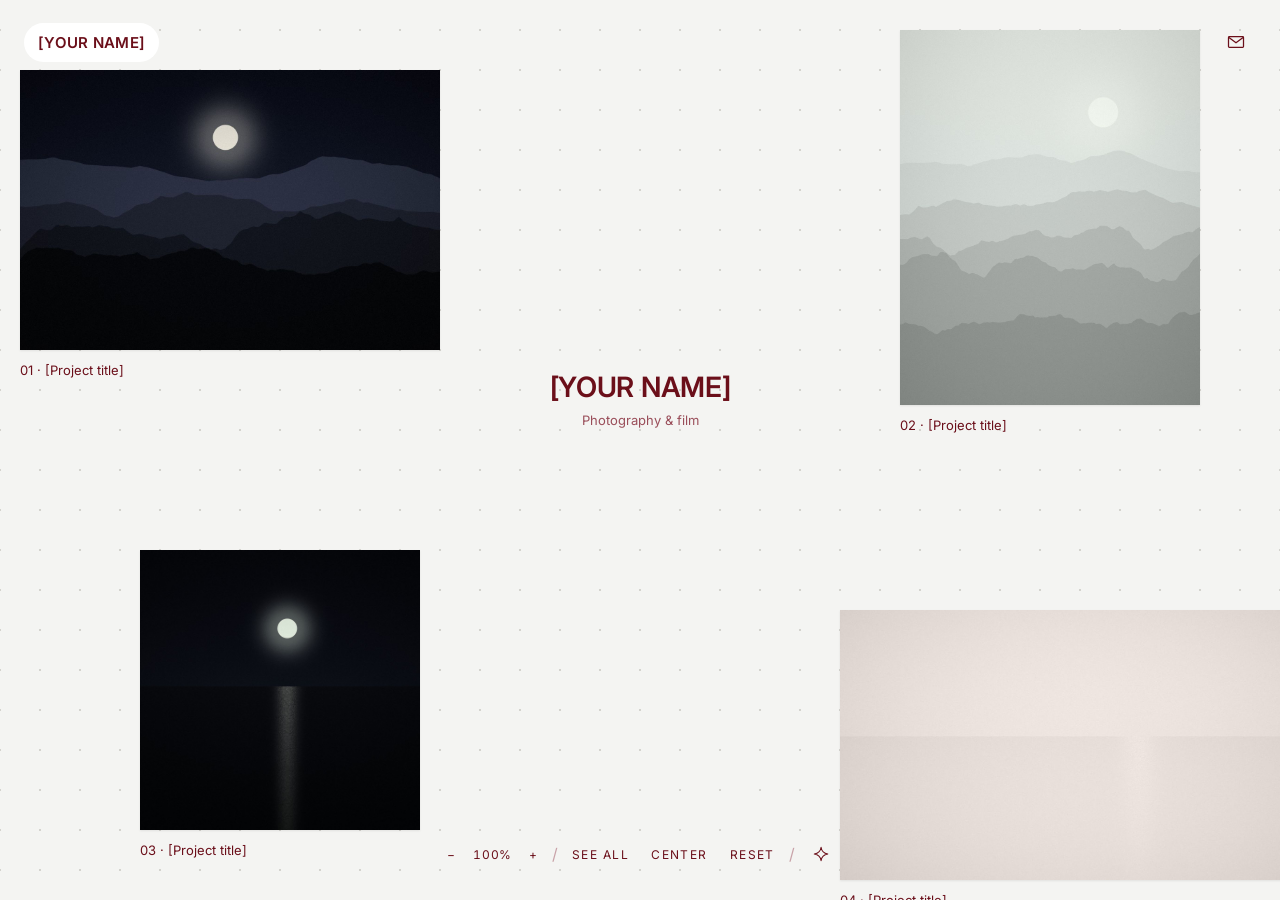
<file: index.html>
<!doctype html>
<html lang="en">
<head>
<meta charset="utf-8">
<meta name="viewport" content="width=device-width, initial-scale=1, viewport-fit=cover">
<title>Portfolio</title>
<link rel="preconnect" href="https://fonts.googleapis.com">
<link rel="preconnect" href="https://fonts.gstatic.com" crossorigin>
<link href="https://fonts.googleapis.com/css2?family=Inter:wght@400;500;600&amp;display=swap" rel="stylesheet">
<link rel="stylesheet" href="css/style.css">
</head>
<body class="canvas-page">
<div class="viewport" id="viewport">
  <div class="world" id="world">
    <div class="center-name">
      <span class="center-title" data-site="name"></span>
      <span class="center-sub" data-site="tagline"></span>
    </div>
    <svg class="ink" id="ink" width="5000" height="3600" viewBox="0 0 5000 3600" aria-hidden="true"></svg>
  </div>

  <header class="top">
    <a class="name-pill" href="about.html" data-site="name"></a>
    <span class="top-right">
      <a class="t icon" id="mail" href="#" aria-label="Email" title="Email">
        <svg width="20" height="20" viewBox="0 0 24 24" fill="none" stroke="currentColor" stroke-width="1.5" stroke-linejoin="round" aria-hidden="true"><rect x="3" y="5.5" width="18" height="13" rx="1"></rect><path d="M3.5 6.5l8.5 6.5 8.5-6.5"></path></svg>
      </a>
      <a class="t icon" id="insta" href="#" target="_blank" rel="noopener" aria-label="Instagram" title="Instagram" hidden>
        <svg width="20" height="20" viewBox="0 0 24 24" fill="none" stroke="currentColor" stroke-width="1.5" aria-hidden="true"><rect x="3.5" y="3.5" width="17" height="17" rx="4.5"></rect><circle cx="12" cy="12" r="4"></circle><circle cx="17.2" cy="6.8" r="0.9" fill="currentColor" stroke="none"></circle></svg>
      </a>
    </span>
  </header>

  <nav class="toolbar" aria-label="Canvas tools">
    <button type="button" class="t" id="zoomOut" aria-label="Zoom out">−</button>
    <span class="zoom" id="zoomLabel">100%</span>
    <button type="button" class="t" id="zoomIn" aria-label="Zoom in">+</button>
    <span class="sep" aria-hidden="true">/</span>
    <button type="button" class="t" id="seeAll">See all</button>
    <button type="button" class="t" id="center">Center</button>
    <button type="button" class="t" id="reset">Reset</button>
    <span class="sep" aria-hidden="true">/</span>
    <button type="button" class="t icon" id="stamp" aria-pressed="false" title="Sparkle stamp" aria-label="Sparkle stamp">
      <svg width="18" height="18" viewBox="0 0 24 24" aria-hidden="true"><path id="stampIcon" d="" fill="none" stroke="currentColor" stroke-width="1.4" stroke-linejoin="round"></path></svg>
    </button>
    <button type="button" class="t" id="clear" hidden>Clear</button>
  </nav>
</div>

<script src="content.js"></script>
<script src="js/shapes.js"></script>
<script src="js/canvas.js"></script>
</body>
</html>
</file>
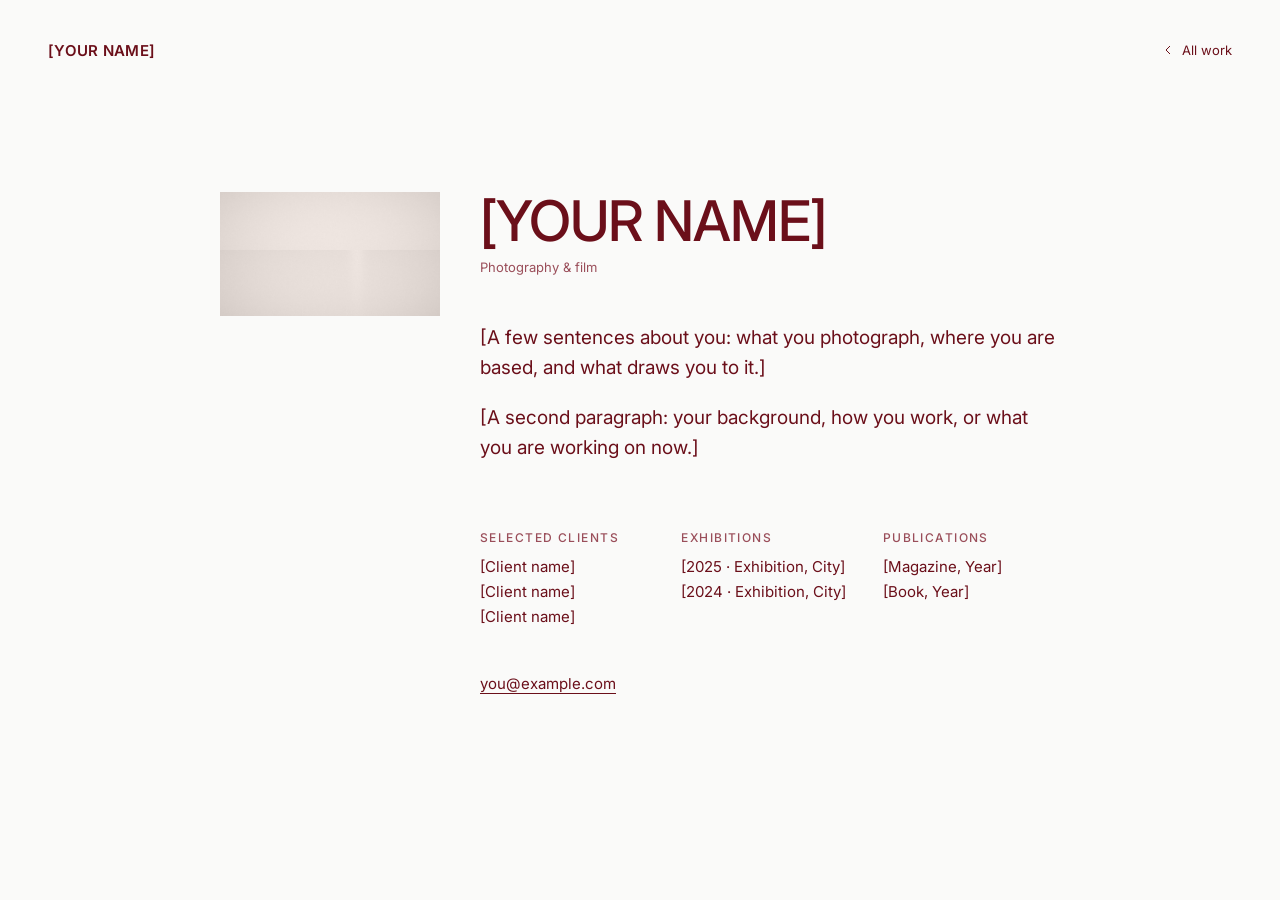
<file: about.html>
<!doctype html>
<html lang="en">
<head>
<meta charset="utf-8">
<meta name="viewport" content="width=device-width, initial-scale=1">
<title>Bio</title>
<link rel="preconnect" href="https://fonts.googleapis.com">
<link rel="preconnect" href="https://fonts.gstatic.com" crossorigin>
<link href="https://fonts.googleapis.com/css2?family=Inter:wght@400;500;600&amp;display=swap" rel="stylesheet">
<link rel="stylesheet" href="css/style.css">
</head>
<body class="project-page">
<header class="p-header">
  <a href="index.html" class="p-name" data-site="name"></a>
  <a href="index.html">
    <svg width="16" height="16" viewBox="0 0 24 24" fill="none" stroke="currentColor" stroke-width="1.5" aria-hidden="true"><path d="M15 6l-6 6 6 6"></path></svg>
    All work
  </a>
</header>

<main class="bio">
  <div class="bio-left"><div id="left"></div></div>
  <div class="bio-right">
    <div class="bio-id">
      <h1 class="bio-name" data-site="name"></h1>
      <span class="bio-tag" data-site="tagline"></span>
    </div>
    <div class="bio-text" id="text"></div>
    <div class="bio-lists" id="lists"></div>
    <div class="bio-contact" id="contact"></div>
  </div>
</main>

<script src="content.js"></script>
<script>
(function () {
  var SITE = window.SITE || {};
  var bio = SITE.bio || {};
  document.querySelectorAll('[data-site]').forEach(function (el) { el.textContent = SITE[el.getAttribute('data-site')] || ''; });
  document.title = 'Bio' + (SITE.name ? ' · ' + SITE.name : '');

  if (bio.portrait) {
    var im = document.createElement('img');
    im.className = 'bio-portrait'; im.src = bio.portrait; im.alt = SITE.name || '';
    document.getElementById('left').appendChild(im);
  }
  (bio.text || []).forEach(function (t) {
    var p = document.createElement('p'); p.textContent = t;
    document.getElementById('text').appendChild(p);
  });
  (bio.lists || []).forEach(function (l) {
    if (!l.items || !l.items.length) return;
    var s = document.createElement('section');
    var h = document.createElement('h2'); h.textContent = l.title || ''; s.appendChild(h);
    var ul = document.createElement('ul');
    l.items.forEach(function (it) { var li = document.createElement('li'); li.textContent = it; ul.appendChild(li); });
    s.appendChild(ul);
    document.getElementById('lists').appendChild(s);
  });
  var contact = document.getElementById('contact');
  if (SITE.email) { var a = document.createElement('a'); a.href = 'mailto:' + SITE.email; a.textContent = SITE.email; contact.appendChild(a); }
  if (SITE.instagram) { var b = document.createElement('a'); b.href = SITE.instagram; b.target = '_blank'; b.rel = 'noopener'; b.textContent = 'Instagram'; contact.appendChild(b); }
})();
</script>
</body>
</html>
</file>
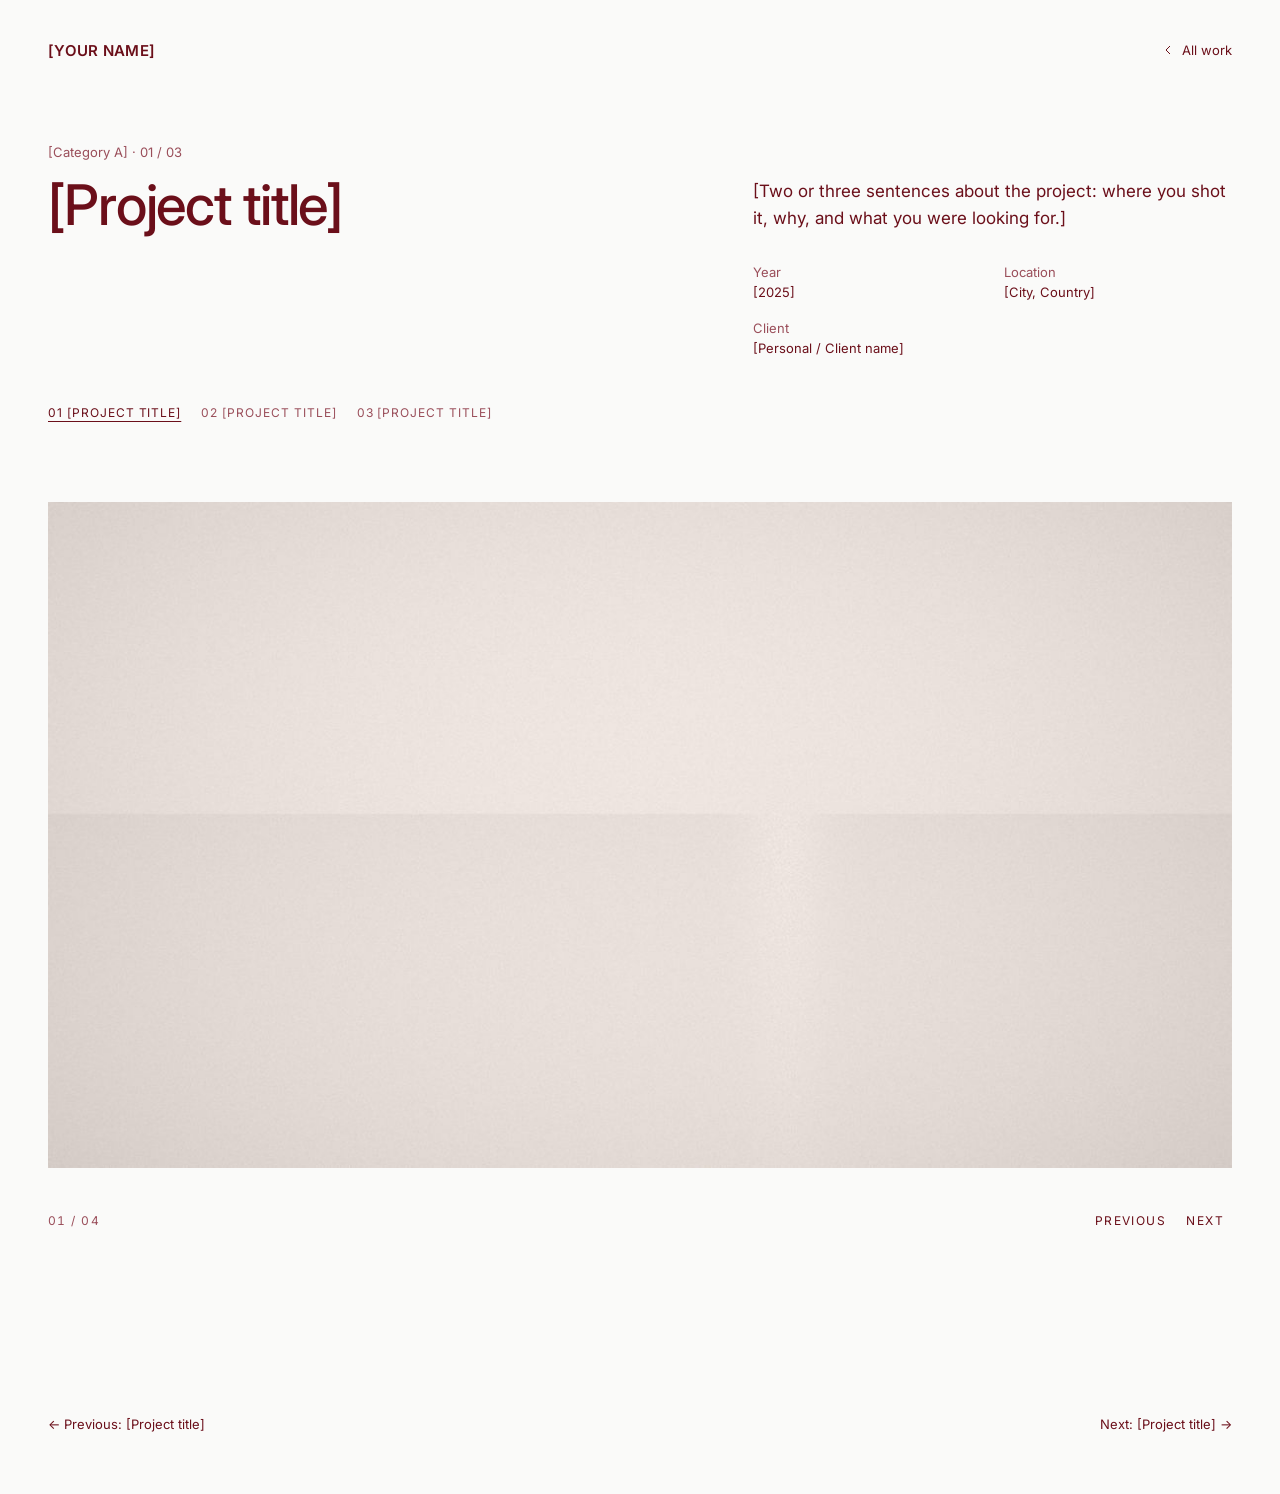
<file: project.html>
<!doctype html>
<html lang="en">
<head>
<meta charset="utf-8">
<meta name="viewport" content="width=device-width, initial-scale=1">
<title>Project</title>
<link rel="preconnect" href="https://fonts.googleapis.com">
<link rel="preconnect" href="https://fonts.gstatic.com" crossorigin>
<link href="https://fonts.googleapis.com/css2?family=Inter:wght@400;500;600&amp;display=swap" rel="stylesheet">
<link rel="stylesheet" href="css/style.css">
</head>
<body class="project-page">
<header class="p-header">
  <a href="index.html" class="p-name" data-site="name"></a>
  <a href="index.html">
    <svg width="16" height="16" viewBox="0 0 24 24" fill="none" stroke="currentColor" stroke-width="1.5" aria-hidden="true"><path d="M15 6l-6 6 6 6"></path></svg>
    All work
  </a>
</header>

<section class="p-intro">
  <div class="left">
    <span class="p-num"><span id="cat"></span> <span id="num"></span></span>
    <h1 class="p-title" id="title"></h1>
  </div>
  <div class="right">
    <p class="p-text" id="text"></p>
    <dl class="p-meta">
      <div><dt>Year</dt><dd id="year"></dd></div>
      <div><dt>Location</dt><dd id="location"></dd></div>
      <div><dt>Client</dt><dd id="client"></dd></div>
    </dl>
  </div>
  <nav class="p-siblings" id="siblings" aria-label="Projects in this category"></nav>
</section>

<section class="viewer" aria-roledescription="carousel" aria-label="Project images">
  <div class="stage" id="stage">
    <button type="button" class="zone prev" id="zPrev" aria-label="Previous image"></button>
    <button type="button" class="zone next" id="zNext" aria-label="Next image"></button>
  </div>
  <div class="v-bar">
    <span class="v-count" id="count" aria-live="polite"></span>
    <span class="v-btns">
      <button type="button" class="t" id="bPrev">Previous</button>
      <button type="button" class="t" id="bNext">Next</button>
    </span>
  </div>
</section>



<nav class="p-nav" aria-label="Project navigation">
  <a id="prev" href="index.html"></a>
  <a id="next" href="index.html"></a>
</nav>

<script src="content.js"></script>
<script>
(function () {
  var SITE = window.SITE || { projects: {} };
  document.querySelectorAll('[data-site]').forEach(function (el) { el.textContent = SITE[el.getAttribute('data-site')] || ''; });
  var all = Object.keys(SITE.projects || {});
  var q = new URLSearchParams(location.search);
  var id = q.get('p');
  if (all.indexOf(id) < 0) id = all[0];
  var p = (SITE.projects || {})[id] || {};
  // Projects in the same category, in content.js order
  var ids = all.filter(function (k) { return (SITE.projects[k].category || '') === (p.category || ''); });
  var i = ids.indexOf(id);
  var link = function (k, at) { return 'project.html?p=' + encodeURIComponent(k) + (at ? '&i=' + at : ''); };
  document.title = (p.title || 'Project') + (SITE.name ? ' · ' + SITE.name : '');
  var set = function (k, v) { var el = document.getElementById(k); if (el) el.textContent = v || ''; };
  set('cat', p.category ? p.category + ' ·' : '');
  set('num', String(i + 1).padStart(2, '0') + ' / ' + String(ids.length).padStart(2, '0'));
  var sib = document.getElementById('siblings');
  if (ids.length > 1) {
    ids.forEach(function (k, n) {
      var a = document.createElement('a');
      a.href = link(k);
      a.textContent = String(n + 1).padStart(2, '0') + ' ' + (SITE.projects[k].title || '');
      if (k === id) { a.setAttribute('aria-current', 'page'); }
      sib.appendChild(a);
    });
  } else { sib.hidden = true; }
  ['title', 'text', 'year', 'location', 'client'].forEach(function (k) { set(k, p[k]); });

  // ----- One-at-a-time viewer -----
  var slides = (p.images || []).map(function (src) { return { type: 'img', src: src }; });
  if (p.video) slides.splice(Math.min(1, slides.length), 0, { type: 'video', src: p.video });
  var stage = document.getElementById('stage');
  var els = slides.map(function (s, n) {
    var el;
    if (s.type === 'img') {
      el = document.createElement('img');
      el.src = s.src; el.alt = (p.title || '') + ' — ' + (n + 1);
      el.loading = n < 2 ? 'eager' : 'lazy'; el.draggable = false;
    } else {
      el = document.createElement('div'); el.className = 'v-video';
      var f = document.createElement('iframe');
      f.dataset.src = s.src; f.allow = 'autoplay; fullscreen; picture-in-picture'; f.allowFullscreen = true; f.title = p.title || 'Video';
      el.appendChild(f);
    }
    el.classList.add('slide');
    stage.insertBefore(el, document.getElementById('zPrev'));
    return el;
  });
  var prevId = ids[(i - 1 + ids.length) % ids.length], nextId = ids[(i + 1) % ids.length];
  var multi = ids.length > 1;
  var start = q.get('i') === 'last' ? els.length - 1 : 0;
  var cur = 0;
  function show(n) {
    if (!els.length) { document.querySelector('.viewer').hidden = true; return; }
    if (multi && n >= els.length) { location.href = link(nextId); return; }
    if (multi && n < 0) { location.href = link(prevId, 'last'); return; }
    cur = (n + els.length) % els.length;
    els.forEach(function (el, k) {
      var on = k === cur;
      el.classList.toggle('on', on);
      var f = el.querySelector && el.querySelector('iframe');
      if (f) { if (on && !f.src) f.src = f.dataset.src; if (!on && f.src) f.removeAttribute('src'); }
    });
    var two = function (x) { return String(x).padStart(2, '0'); };
    document.getElementById('count').textContent = two(cur + 1) + ' / ' + two(els.length);
    var single = els.length < 2 && !multi;
    var isVideo = slides[cur].type === 'video';
    ['bPrev', 'bNext'].forEach(function (id) { document.getElementById(id).hidden = single; });
    ['zPrev', 'zNext'].forEach(function (id) { document.getElementById(id).hidden = single || isVideo; });
  }
  document.getElementById('zPrev').onclick = document.getElementById('bPrev').onclick = function () { show(cur - 1); };
  document.getElementById('zNext').onclick = document.getElementById('bNext').onclick = function () { show(cur + 1); };
  document.addEventListener('keydown', function (e) {
    if (e.key === 'ArrowRight') show(cur + 1);
    else if (e.key === 'ArrowLeft') show(cur - 1);
  });
  var sx = null;
  stage.addEventListener('touchstart', function (e) { sx = e.touches[0].clientX; }, { passive: true });
  stage.addEventListener('touchend', function (e) {
    if (sx === null) return;
    var dx = e.changedTouches[0].clientX - sx; sx = null;
    if (Math.abs(dx) > 40) show(cur + (dx < 0 ? 1 : -1));
  });
  show(start);

  if (ids.length > 1) {
    var prev = prevId, next = nextId;
    var pa = document.getElementById('prev'), na = document.getElementById('next');
    pa.href = 'project.html?p=' + encodeURIComponent(prev);
    pa.textContent = '← Previous: ' + (SITE.projects[prev].title || '');
    na.href = 'project.html?p=' + encodeURIComponent(next);
    na.textContent = 'Next: ' + (SITE.projects[next].title || '') + ' →';
  }
})();
</script>
</body>
</html>
</file>
<file: css/style.css>
/* ---------- Base ---------- */
:root { --ink: #6B0F1A; --muted: #9A4E5A; }
* { box-sizing: border-box; }
html, body { margin: 0; }
body {
  font-family: Inter, system-ui, -apple-system, sans-serif;
  color: var(--ink);
  background: #E6E5E1;
}
a { color: var(--ink); }
a:hover { color: var(--muted); }
button { font: inherit; }

/* ---------- Canvas page ---------- */
.canvas-page { overflow: hidden; }
.viewport {
  position: fixed; inset: 0;
  overflow: hidden;
  background: #E6E5E1;
  touch-action: none;
  user-select: none; -webkit-user-select: none;
  cursor: default;
}
.world {
  position: absolute; left: 0; top: 0;
  width: 5000px; height: 3600px;
  transform-origin: 0 0;
  background-color: #F4F4F2;
  background-image: radial-gradient(#D4D3CE 1.2px, transparent 1.2px);
  background-size: 40px 40px;
  will-change: transform;
}
.center-name {
  position: absolute; left: 2340px; top: 1720px; width: 320px;
  display: flex; flex-direction: column; align-items: center; gap: 8px;
  text-align: center; pointer-events: none;
}
.center-title { font-size: 28px; font-weight: 600; letter-spacing: -0.01em; }
.center-sub { font-size: 13px; color: var(--muted); }

/* Photos */
.tile {
  position: absolute;
  display: flex; flex-direction: column; gap: 8px;
  text-decoration: none; color: var(--ink);
  cursor: grab;
}
.tile .ph {
  position: relative;
  background: #DDDCD8;
  box-shadow: 0 1px 2px rgba(0,0,0,0.08);
  will-change: transform; backface-visibility: hidden;
  transition: transform .5s cubic-bezier(.22,1,.36,1), box-shadow .5s cubic-bezier(.22,1,.36,1);
}
.tile .ph img {
  display: block; width: 100%; height: auto;
  pointer-events: none; -webkit-user-drag: none; user-select: none;
}
.tile:hover .ph { transform: translateY(-5px); box-shadow: 0 14px 28px rgba(0,0,0,0.16); }
.tile.lifted { cursor: grabbing; }
.tile.lifted .ph { transform: scale(1.04); box-shadow: 0 30px 60px rgba(0,0,0,0.25); transition: transform .15s ease, box-shadow .15s ease; }
.tile.pop .ph { transform: translateY(-14px) scale(1.035); box-shadow: 0 24px 48px rgba(0,0,0,0.22); transition: transform .22s cubic-bezier(.22,1,.36,1), box-shadow .22s cubic-bezier(.22,1,.36,1); }
.tile.nudge .ph { animation: nudge 1.1s cubic-bezier(.34,1.56,.64,1); }
@keyframes nudge { 0% { transform: none; } 30% { transform: translate(14px,-8px); box-shadow: 0 18px 36px rgba(0,0,0,0.18); } 100% { transform: none; } }
.tile.resetting { transition: transform 1.1s cubic-bezier(.25,.8,.25,1), width 1.1s cubic-bezier(.25,.8,.25,1); }
.tile.resizing .ph { transform: none; }

.cap { font-size: 13px; cursor: pointer; align-self: flex-start; padding: 4px 0; }
.cap:hover { text-decoration: underline; text-underline-offset: 3px; }
.tile.resizing .cap::after { content: " · " attr(data-size); color: var(--muted); }

/* Invisible resize corners with faint viewfinder marks */
.grip { position: absolute; width: 44px; height: 44px; z-index: 2; }
.grip[data-c="nw"] { left: -16px; top: -16px; cursor: nwse-resize; }
.grip[data-c="ne"] { right: -16px; top: -16px; cursor: nesw-resize; }
.grip[data-c="sw"] { left: -16px; bottom: -16px; cursor: nesw-resize; }
.grip[data-c="se"] { right: -16px; bottom: -16px; cursor: nwse-resize; }
.grip::after {
  content: ""; position: absolute; width: 8px; height: 8px;
  border: 0 solid var(--ink); opacity: 0;
  transition: opacity .25s ease, transform .25s cubic-bezier(.22,1,.36,1);
}
.grip[data-c="nw"]::after { left: 10px; top: 10px; border-top-width: 1.5px; border-left-width: 1.5px; transform: translate(3px,3px); }
.grip[data-c="ne"]::after { right: 10px; top: 10px; border-top-width: 1.5px; border-right-width: 1.5px; transform: translate(-3px,3px); }
.grip[data-c="sw"]::after { left: 10px; bottom: 10px; border-bottom-width: 1.5px; border-left-width: 1.5px; transform: translate(3px,-3px); }
.grip[data-c="se"]::after { right: 10px; bottom: 10px; border-bottom-width: 1.5px; border-right-width: 1.5px; transform: translate(-3px,-3px); }
.tile:hover .grip::after, .tile.resizing .grip::after { opacity: .25; transform: none; }

/* Stamps */
.ink { position: absolute; left: 0; top: 0; overflow: visible; pointer-events: none; z-index: 1000000; }
.stamp { transform-box: fill-box; transform-origin: center; animation: stampIn .45s cubic-bezier(.22,1,.36,1); }
@keyframes stampIn { 0% { transform: scale(1.8); opacity: 0; } 100% { transform: scale(1); opacity: 1; } }
.ink { transition: opacity .5s ease; }
.viewport.clearing .ink { opacity: 0; }

/* Stamp mode */
.viewport.pen-on .tile:hover .ph { transform: none; box-shadow: 0 1px 2px rgba(0,0,0,0.08); }
.viewport.pen-on .cap:hover { text-decoration: none; }
.viewport.pen-on .grip::after { opacity: 0; }
.viewport.panning, .viewport.panning * { cursor: grabbing !important; }

/* Header + toolbar */
.top {
  position: absolute; top: 0; left: 0; right: 0;
  display: flex; justify-content: space-between; align-items: center;
  padding: 20px 24px; pointer-events: none;
}
.name-pill { font-size: 15px; font-weight: 600; letter-spacing: .02em; background: #fff; padding: 10px 14px; border-radius: 999px; pointer-events: auto; text-decoration: none; color: var(--ink); transition: background .2s ease; }
.name-pill:hover { background: #F1E6E7; color: var(--ink); }
.toolbar {
  position: absolute; left: 50%; bottom: max(24px, env(safe-area-inset-bottom));
  transform: translateX(-50%);
  display: flex; align-items: center; gap: 6px; padding: 0 8px;
  white-space: nowrap;
}
.t {
  background: none; border: 0; min-height: 44px; padding: 0 8px;
  color: var(--ink); cursor: pointer;
  font-size: 12px; letter-spacing: .12em; text-transform: uppercase;
}
.t:hover { text-decoration: underline; text-underline-offset: 4px; }
.t.icon { min-width: 40px; display: inline-flex; align-items: center; justify-content: center; padding: 0 4px; }
.t.icon:hover { text-decoration: none; opacity: .7; }
.t[hidden] { display: none; }
.zoom { min-width: 44px; text-align: center; font-size: 12px; letter-spacing: .08em; font-variant-numeric: tabular-nums; }
.sep { color: #C9A3A9; }
.dot { width: 14px; height: 14px; border-radius: 50%; box-shadow: inset 0 0 0 1px rgba(0,0,0,.25); }

@media (max-width: 640px) {
  .toolbar { gap: 0; }
  .t { padding: 0 6px; letter-spacing: .08em; }
  #seeAll, #center { display: none; }
}

@media (prefers-reduced-motion: reduce) {
  .tile .ph, .tile.resetting { transition: none; }
  .tile.nudge .ph, .stamp { animation: none; }
}

/* Top-right: index + contact */
.top-right { display: flex; align-items: center; gap: 2px; pointer-events: auto; }
.top-right .t.icon { min-width: 40px; min-height: 44px; display: inline-flex; align-items: center; justify-content: center; color: var(--ink); }
.top-right [hidden] { display: none !important; }

/* ---------- Project page ---------- */
.viewer { padding: 8px 48px 0; }
.stage { position: relative; height: min(78vh, 900px); }
.slide {
  position: absolute; inset: 0; margin: auto;
  max-width: 100%; max-height: 100%;
  opacity: 0; transition: opacity .6s cubic-bezier(.25,.8,.25,1);
  pointer-events: none;
}
img.slide { width: auto; height: auto; object-fit: contain; user-select: none; -webkit-user-drag: none; }
.slide.on { opacity: 1; }
.v-video.slide.on { pointer-events: auto; }
.v-video { inset: auto; left: 0; right: 0; top: 50%; transform: translateY(-50%); width: 100%; aspect-ratio: 16 / 9; height: auto; max-height: 100%; background: #111; }
.v-video iframe { position: absolute; inset: 0; width: 100%; height: 100%; border: 0; }
.zone { position: absolute; top: 0; bottom: 0; width: 50%; background: none; border: 0; padding: 0; z-index: 2; }
.zone.prev { left: 0; cursor: url(../cursors/arrow-left.svg) 20 20, w-resize; }
.zone.next { right: 0; cursor: url(../cursors/arrow-right.svg) 20 20, e-resize; }
.zone[hidden] { display: none; }
.v-bar { display: flex; justify-content: space-between; align-items: center; gap: 16px; padding-top: 12px; }
.v-count { font-size: 12px; letter-spacing: .12em; font-variant-numeric: tabular-nums; color: var(--muted); }
.v-btns { display: flex; gap: 4px; }
.v-btns .t[hidden] { display: none; }
@media (prefers-reduced-motion: reduce) { .slide { transition: none; } }

.project-page { background: #FAFAF9; overflow: auto; }
.p-header { display: flex; justify-content: space-between; align-items: center; gap: 16px; padding: 28px 48px 0; }
.p-header a { text-decoration: none; display: inline-flex; align-items: center; gap: 6px; min-height: 44px; font-size: 13px; }
.p-name { font-size: 15px !important; font-weight: 600; letter-spacing: .02em; }
.p-intro { display: grid; grid-template-columns: repeat(12, minmax(0, 1fr)); column-gap: 24px; padding: 72px 48px 48px; }
.p-intro .left { grid-column: 1 / span 6; display: flex; flex-direction: column; gap: 16px; }
.p-intro .right { grid-column: 8 / span 5; display: flex; flex-direction: column; gap: 32px; padding-top: 34px; }
.p-num { font-size: 13px; color: var(--muted); }
.p-siblings { grid-column: 1 / -1; display: flex; flex-wrap: wrap; gap: 4px 20px; padding-top: 40px; font-size: 12px; letter-spacing: .08em; text-transform: uppercase; }
.p-siblings a { text-decoration: none; color: var(--muted); min-height: 32px; display: inline-flex; align-items: center; }
.p-siblings a:hover, .p-siblings a[aria-current] { color: var(--ink); text-decoration: underline; text-underline-offset: 4px; }
.p-siblings[hidden] { display: none; }
.p-title { margin: 0; font-size: 56px; line-height: 1.05; font-weight: 500; letter-spacing: -.02em; }
.p-text { margin: 0; font-size: 17px; line-height: 1.6; }
.p-meta { margin: 0; display: grid; grid-template-columns: repeat(2, minmax(0, 1fr)); gap: 20px 24px; font-size: 13px; }
.p-meta div { display: flex; flex-direction: column; gap: 4px; }
.p-meta dt { color: var(--muted); }
.p-meta dd { margin: 0; }
.p-body { display: flex; flex-direction: column; gap: 24px; padding: 0 48px; }
.p-body img { display: block; width: 100%; height: auto; }
.p-pair { display: grid; grid-template-columns: repeat(2, minmax(0, 1fr)); gap: 24px; align-items: start; }
.p-video { position: relative; aspect-ratio: 16 / 9; background: #111; }
.p-video iframe { position: absolute; inset: 0; width: 100%; height: 100%; border: 0; }
.p-nav { display: flex; justify-content: space-between; gap: 16px; padding: 160px 48px 48px; font-size: 13px; }
.p-nav a { text-decoration: none; min-height: 44px; display: inline-flex; align-items: center; }
@media (max-width: 760px) {
  .p-header, .p-intro, .p-body, .p-nav, .viewer { padding-left: 20px; padding-right: 20px; }
  .stage { height: 62vh; }
  .p-intro { grid-template-columns: 1fr; row-gap: 32px; padding-top: 56px; }
  .p-intro .left, .p-intro .right { grid-column: 1 / -1; padding-top: 0; }
  .p-title { font-size: 40px; }
  .p-pair { grid-template-columns: 1fr; }
}

/* ---------- Bio page ---------- */
/* Portrait + text as one block, centred on the page */
.bio { display: grid; grid-template-columns: auto minmax(0, 580px); column-gap: 40px; justify-content: center; align-content: start; align-items: start; padding: 120px 48px 96px; }
.bio-left { display: flex; justify-content: flex-end; }
.bio-portrait { width: 220px; max-width: 100%; height: auto; display: block; }
.bio-right { display: flex; flex-direction: column; gap: 48px; max-width: 580px; }
.bio-id { display: flex; flex-direction: column; gap: 8px; }
.bio-name { margin: 0; font-size: 56px; line-height: 1.05; font-weight: 500; letter-spacing: -.02em; }
.bio-tag { font-size: 13px; color: var(--muted); }
.bio-text p { margin: 0 0 1em; font-size: 19px; line-height: 1.6; }
.bio-lists { display: grid; grid-template-columns: repeat(auto-fit, minmax(160px, 1fr)); gap: 32px 24px; }
.bio-lists h2 { margin: 0 0 12px; font-size: 12px; font-weight: 500; letter-spacing: .12em; text-transform: uppercase; color: var(--muted); }
.bio-lists ul { list-style: none; margin: 0; padding: 0; display: flex; flex-direction: column; gap: 6px; font-size: 15px; }
.bio-contact { display: flex; flex-wrap: wrap; gap: 8px 28px; font-size: 15px; }
.bio-contact a { text-underline-offset: 4px; }
@media (max-width: 760px) {
  .bio { grid-template-columns: 1fr; row-gap: 32px; padding: 48px 20px 80px; min-height: 0; align-content: start; }
  .bio-left { justify-content: flex-start; }
  .bio-portrait { width: 140px; }
  .bio-name { font-size: 40px; }
}
</file>
